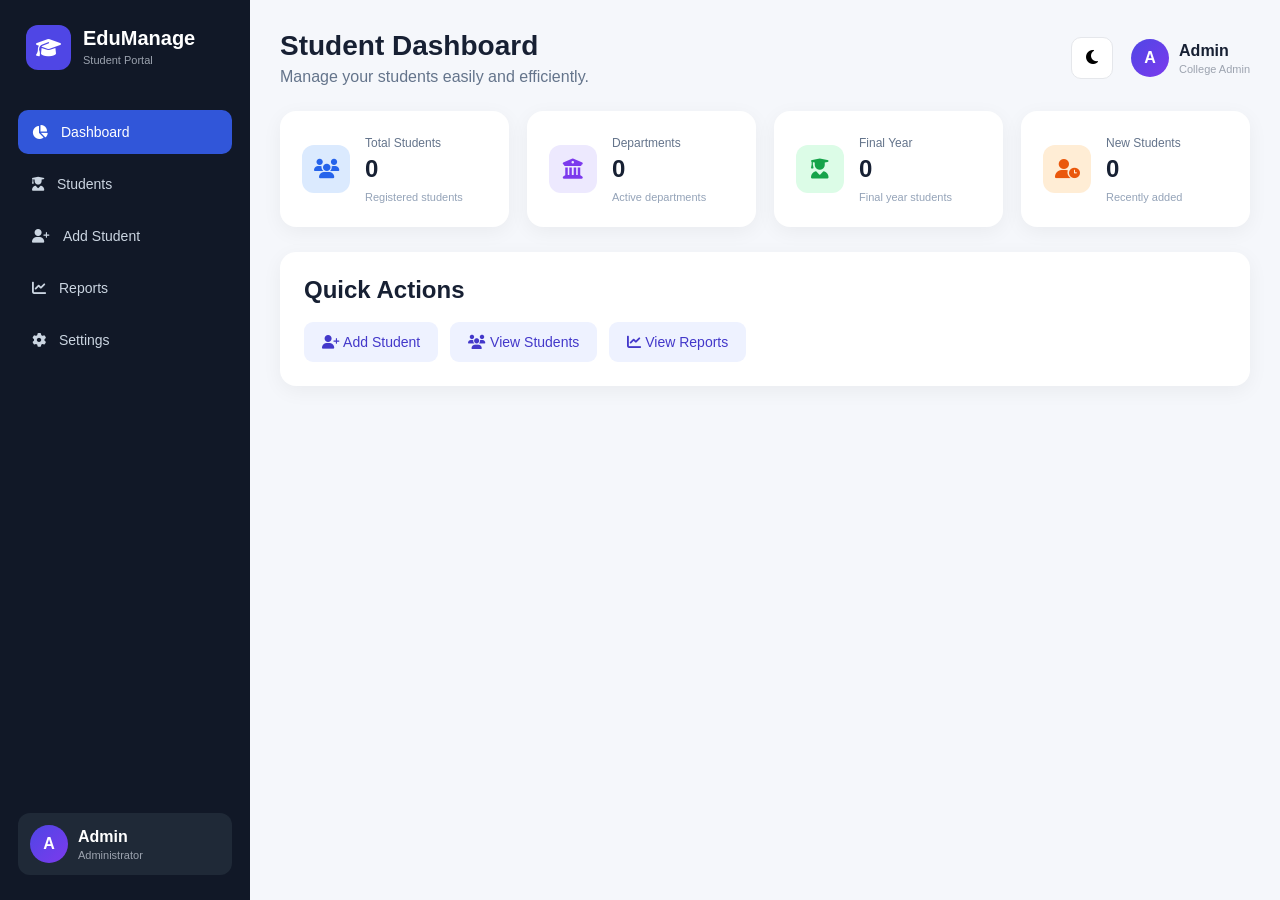
<file: docs/index.html>
<!DOCTYPE html>
<html lang="en">
<head>
<meta charset="UTF-8">
<meta name="viewport" content="width=device-width, initial-scale=1.0">

<title>EduManage - Student Management System</title>

<link rel="stylesheet"
href="https://cdnjs.cloudflare.com/ajax/libs/font-awesome/6.5.2/css/all.min.css">

<style>

/* =========================
   RESET
========================= */

*{
    margin:0;
    padding:0;
    box-sizing:border-box;
    font-family:Arial, sans-serif;
}

body{
    background:#f5f7fb;
    color:#172033;
    display:flex;
    min-height:100vh;
    transition:0.3s;
}


/* =========================
   SIDEBAR
========================= */

.sidebar{
    width:250px;
    height:100vh;
    position:fixed;
    left:0;
    top:0;
    background:#111827;
    color:white;
    padding:25px 18px;
    display:flex;
    flex-direction:column;
}

.logo{
    display:flex;
    align-items:center;
    gap:12px;
    margin-bottom:40px;
    padding-left:8px;
}

.logo-icon{
    width:45px;
    height:45px;
    border-radius:12px;
    background:#4f46e5;
    display:flex;
    align-items:center;
    justify-content:center;
    font-size:20px;
}

.logo-text h2{
    font-size:20px;
}

.logo-text span{
    font-size:11px;
    color:#9ca3af;
}

.sidebar nav{
    display:flex;
    flex-direction:column;
    gap:8px;
}

.side-btn{
    width:100%;
    border:none;
    background:transparent;
    color:#cbd5e1;
    padding:14px;
    border-radius:10px;
    cursor:pointer;
    text-align:left;
    display:flex;
    align-items:center;
    gap:13px;
    font-size:14px;
    transition:0.2s;
}

.side-btn:hover,
.side-btn.active{
    background:#3156d9;
    color:white;
}

.sidebar-bottom{
    margin-top:auto;
}

.admin-box{
    display:flex;
    align-items:center;
    gap:10px;
    background:#1f2937;
    padding:12px;
    border-radius:12px;
}

.admin-avatar,
.profile-avatar{
    width:38px;
    height:38px;
    border-radius:50%;
    background:linear-gradient(135deg,#4f46e5,#7c3aed);
    color:white;
    display:flex;
    align-items:center;
    justify-content:center;
    font-weight:bold;
}

.admin-box small,
.profile small{
    display:block;
    color:#9ca3af;
    font-size:11px;
    margin-top:3px;
}


/* =========================
   MAIN
========================= */

.main{
    margin-left:250px;
    width:calc(100% - 250px);
    padding:30px;
}


/* =========================
   TOP BAR
========================= */

.topbar{
    display:flex;
    justify-content:space-between;
    align-items:center;
    margin-bottom:25px;
}

.topbar h1{
    font-size:28px;
}

.topbar p{
    color:#64748b;
    margin-top:6px;
}

.top-actions{
    display:flex;
    align-items:center;
    gap:18px;
}

.icon-btn{
    width:42px;
    height:42px;
    border:1px solid #e5e7eb;
    background:white;
    border-radius:10px;
    cursor:pointer;
    font-size:16px;
}

.icon-btn:hover{
    background:#eef2ff;
}

.profile{
    display:flex;
    align-items:center;
    gap:10px;
}


/* =========================
   STATISTICS
========================= */

.stats{
    display:grid;
    grid-template-columns:repeat(4,1fr);
    gap:18px;
}

.stat-card{
    background:white;
    border-radius:16px;
    padding:22px;
    display:flex;
    align-items:center;
    gap:15px;
    box-shadow:0 5px 20px rgba(0,0,0,0.05);
}

.stat-icon{
    width:48px;
    height:48px;
    border-radius:12px;
    display:flex;
    align-items:center;
    justify-content:center;
    font-size:20px;
}

.blue{
    background:#dbeafe;
    color:#2563eb;
}

.purple{
    background:#ede9fe;
    color:#7c3aed;
}

.green{
    background:#dcfce7;
    color:#16a34a;
}

.orange{
    background:#ffedd5;
    color:#ea580c;
}

.stat-card span{
    color:#64748b;
    font-size:12px;
}

.stat-card h2{
    margin:4px 0;
}

.stat-card small{
    color:#94a3b8;
    font-size:11px;
}


/* =========================
   CARDS
========================= */

.dashboard-card,
.form-card,
.student-section{
    background:white;
    border-radius:16px;
    padding:24px;
    box-shadow:0 5px 20px rgba(0,0,0,0.05);
    margin-top:25px;
}


/* =========================
   QUICK ACTIONS
========================= */

.quick-actions{
    display:flex;
    gap:12px;
    margin-top:18px;
}

.quick-actions button{
    border:none;
    background:#eef2ff;
    color:#4338ca;
    padding:12px 18px;
    border-radius:9px;
    cursor:pointer;
    font-size:14px;
    transition:0.2s;
}

.quick-actions button:hover{
    background:#4f46e5;
    color:white;
}


/* =========================
   SECTION TITLE
========================= */

.section-title,
.student-header{
    display:flex;
    justify-content:space-between;
    align-items:center;
    margin-bottom:25px;
}

.section-title p,
.student-header p{
    color:#64748b;
    margin-top:6px;
}

.title-icon{
    width:45px;
    height:45px;
    border-radius:12px;
    background:#eef2ff;
    color:#2563eb;
    display:flex;
    justify-content:center;
    align-items:center;
}


/* =========================
   FORM
========================= */

.form-grid{
    display:grid;
    grid-template-columns:1fr 1fr;
    gap:18px;
}

.input-group label{
    display:block;
    font-size:13px;
    font-weight:bold;
    margin-bottom:7px;
}

.input-box{
    display:flex;
    align-items:center;
    border:1px solid #dbe1ea;
    border-radius:9px;
    padding:0 12px;
    background:white;
}

.input-box i{
    color:#94a3b8;
}

.input-box input,
.input-box select{
    width:100%;
    padding:13px 10px;
    border:none;
    outline:none;
    background:transparent;
}

.full{
    grid-column:1/-1;
}

.add-btn{
    width:100%;
    margin-top:20px;
    border:none;
    background:linear-gradient(90deg,#2563eb,#4f46e5);
    color:white;
    padding:14px;
    border-radius:10px;
    cursor:pointer;
    font-size:14px;
    font-weight:bold;
}

.add-btn:hover{
    opacity:0.9;
}


/* =========================
   STUDENT LIST
========================= */

.export-btn{
    border:none;
    background:#eef4ff;
    color:#2563eb;
    padding:12px 16px;
    border-radius:9px;
    cursor:pointer;
}

.export-btn:hover{
    background:#2563eb;
    color:white;
}

.filters{
    display:flex;
    gap:12px;
    margin-bottom:18px;
}

.search-box{
    flex:1;
    border:1px solid #dbe1ea;
    border-radius:9px;
    display:flex;
    align-items:center;
    padding:0 12px;
}

.search-box i{
    color:#94a3b8;
}

.search-box input{
    width:100%;
    padding:13px;
    border:none;
    outline:none;
}

.filters select{
    border:1px solid #dbe1ea;
    border-radius:9px;
    padding:0 15px;
    background:white;
}

.table-container{
    overflow-x:auto;
}

table{
    width:100%;
    border-collapse:collapse;
}

th,
td{
    padding:14px;
    text-align:left;
    border-bottom:1px solid #edf0f4;
    font-size:13px;
}

th{
    color:#64748b;
    background:#f8fafc;
}

.action-btn{
    border:none;
    padding:8px 10px;
    border-radius:7px;
    cursor:pointer;
    margin-right:5px;
}

.edit{
    background:#e0e7ff;
    color:#4338ca;
}

.delete{
    background:#fee2e2;
    color:#dc2626;
}

.action-btn:hover{
    transform:scale(1.05);
}

.empty-state{
    text-align:center;
    padding:50px;
    color:#64748b;
}

.empty-state i{
    font-size:35px;
    margin-bottom:12px;
}


/* =========================
   MODAL
========================= */

.modal{
    display:none;
    position:fixed;
    inset:0;
    background:rgba(0,0,0,0.55);
    z-index:100;
    align-items:center;
    justify-content:center;
}

.modal.show{
    display:flex;
}

.modal-content{
    width:min(600px,92%);
    background:white;
    border-radius:16px;
    padding:25px;
}

.modal-header{
    display:flex;
    justify-content:space-between;
    margin-bottom:20px;
}

.modal-header p{
    color:#64748b;
    margin-top:5px;
}

.close-btn{
    border:none;
    background:#f1f5f9;
    width:38px;
    height:38px;
    border-radius:8px;
    cursor:pointer;
}

.modal-form{
    display:grid;
    grid-template-columns:1fr 1fr;
    gap:15px;
}

.modal-form input,
.modal-form select{
    width:100%;
    padding:12px;
    border:1px solid #dbe1ea;
    border-radius:8px;
    outline:none;
}

.modal-actions{
    display:flex;
    justify-content:flex-end;
    gap:10px;
    margin-top:20px;
}

.cancel-btn,
.save-btn{
    border:none;
    padding:12px 18px;
    border-radius:8px;
    cursor:pointer;
}

.cancel-btn{
    background:#e5e7eb;
}

.save-btn{
    background:#4f46e5;
    color:white;
}


/* =========================
   TOAST
========================= */

.toast{
    position:fixed;
    right:25px;
    bottom:25px;
    background:#111827;
    color:white;
    padding:14px 20px;
    border-radius:10px;
    display:none;
    z-index:200;
}

.toast.show{
    display:block;
}


/* =========================
   DARK MODE
========================= */

body.dark{
    background:#0f172a;
    color:#e5e7eb;
}

body.dark .dashboard-card,
body.dark .form-card,
body.dark .student-section,
body.dark .stat-card,
body.dark .modal-content,
body.dark .icon-btn{
    background:#1e293b;
    color:#e5e7eb;
}

body.dark .topbar p,
body.dark .section-title p,
body.dark .student-header p,
body.dark .stat-card span,
body.dark .stat-card small{
    color:#94a3b8;
}

body.dark .input-box,
body.dark .search-box,
body.dark .filters select,
body.dark .input-box input,
body.dark .input-box select{
    background:#1e293b;
    color:white;
}

body.dark .input-box{
    border-color:#475569;
}

body.dark .filters select{
    border-color:#475569;
}

body.dark th{
    background:#334155;
    color:#cbd5e1;
}

body.dark td{
    border-color:#334155;
}

body.dark .search-box{
    border-color:#475569;
}

body.dark .search-box input{
    background:#1e293b;
    color:white;
}


/* =========================
   RESPONSIVE
========================= */

@media(max-width:1000px){

    .stats{
        grid-template-columns:1fr 1fr;
    }

}

@media(max-width:700px){

    .sidebar{
        width:70px;
        padding:20px 10px;
    }

    .logo-text,
    .side-btn span,
    .admin-box > div:not(.admin-avatar){
        display:none;
    }

    .main{
        margin-left:70px;
        width:calc(100% - 70px);
        padding:18px;
    }

    .stats{
        grid-template-columns:1fr;
    }

    .form-grid,
    .modal-form{
        grid-template-columns:1fr;
    }

    .full{
        grid-column:auto;
    }

    .filters{
        flex-direction:column;
    }

    .quick-actions{
        flex-wrap:wrap;
    }

}

</style>
</head>


<body>


<!-- =====================================================
     SIDEBAR
===================================================== -->

<aside class="sidebar">

    <div class="logo">

        <div class="logo-icon">
            <i class="fa-solid fa-graduation-cap"></i>
        </div>

        <div class="logo-text">
            <h2>EduManage</h2>
            <span>Student Portal</span>
        </div>

    </div>


    <nav>

        <button class="side-btn active"
                onclick="goToSection('dashboard',this)">

            <i class="fa-solid fa-chart-pie"></i>

            <span>Dashboard</span>

        </button>


        <button class="side-btn"
                onclick="goToSection('students',this)">

            <i class="fa-solid fa-user-graduate"></i>

            <span>Students</span>

        </button>


        <button class="side-btn"
                onclick="goToSection('addStudent',this)">

            <i class="fa-solid fa-user-plus"></i>

            <span>Add Student</span>

        </button>


        <button class="side-btn"
                onclick="showReports()">

            <i class="fa-solid fa-chart-line"></i>

            <span>Reports</span>

        </button>


        <button class="side-btn"
                onclick="showSettings()">

            <i class="fa-solid fa-gear"></i>

            <span>Settings</span>

        </button>

    </nav>


    <div class="sidebar-bottom">

        <div class="admin-box">

            <div class="admin-avatar">
                A
            </div>

            <div>
                <strong id="adminName">
                    Admin
                </strong>

                <small>
                    Administrator
                </small>
            </div>

        </div>

    </div>

</aside>



<!-- =====================================================
     MAIN
===================================================== -->

<main class="main">


<!-- =====================================================
     DASHBOARD
===================================================== -->

<section id="dashboard">

    <header class="topbar">

        <div>

            <h1>
                Student Dashboard
            </h1>

            <p>
                Manage your students easily and efficiently.
            </p>

        </div>


        <div class="top-actions">

            <button class="icon-btn"
                    onclick="toggleDarkMode()"
                    title="Dark Mode">

                <i class="fa-solid fa-moon"></i>

            </button>


            <div class="profile">

                <div class="profile-avatar">
                    A
                </div>

                <div>

                    <strong id="profileName">
                        Admin
                    </strong>

                    <small>
                        College Admin
                    </small>

                </div>

            </div>

        </div>

    </header>



    <!-- STATISTICS -->

    <section class="stats">

        <div class="stat-card">

            <div class="stat-icon blue">
                <i class="fa-solid fa-users"></i>
            </div>

            <div>

                <span>Total Students</span>

                <h2 id="totalStudents">
                    0
                </h2>

                <small>
                    Registered students
                </small>

            </div>

        </div>


        <div class="stat-card">

            <div class="stat-icon purple">
                <i class="fa-solid fa-building-columns"></i>
            </div>

            <div>

                <span>Departments</span>

                <h2 id="totalDepartments">
                    0
                </h2>

                <small>
                    Active departments
                </small>

            </div>

        </div>


        <div class="stat-card">

            <div class="stat-icon green">
                <i class="fa-solid fa-user-graduate"></i>
            </div>

            <div>

                <span>Final Year</span>

                <h2 id="finalYear">
                    0
                </h2>

                <small>
                    Final year students
                </small>

            </div>

        </div>


        <div class="stat-card">

            <div class="stat-icon orange">
                <i class="fa-solid fa-user-clock"></i>
            </div>

            <div>

                <span>New Students</span>

                <h2 id="newStudents">
                    0
                </h2>

                <small>
                    Recently added
                </small>

            </div>

        </div>

    </section>



    <!-- QUICK ACTIONS -->

    <div class="dashboard-card">

        <h2>
            Quick Actions
        </h2>

        <div class="quick-actions">

            <button onclick="openAddStudent()">
                <i class="fa-solid fa-user-plus"></i>
                Add Student
            </button>

            <button onclick="openStudents()">
                <i class="fa-solid fa-users"></i>
                View Students
            </button>

            <button onclick="showReports()">
                <i class="fa-solid fa-chart-line"></i>
                View Reports
            </button>

        </div>

    </div>

</section>



<!-- =====================================================
     ADD STUDENT
===================================================== -->

<section class="form-card"
         id="addStudent"
         style="display:none;">

    <div class="section-title">

        <div>

            <h2>
                Add New Student
            </h2>

            <p>
                Enter student information below
            </p>

        </div>

        <div class="title-icon">

            <i class="fa-solid fa-user-plus"></i>

        </div>

    </div>


    <form id="studentForm">

        <div class="form-grid">


            <div class="input-group">

                <label>
                    Student Name
                </label>

                <div class="input-box">

                    <i class="fa-solid fa-user"></i>

                    <input
                        type="text"
                        id="name"
                        placeholder="Enter student name"
                        required
                    >

                </div>

            </div>



            <div class="input-group">

                <label>
                    Register Number
                </label>

                <div class="input-box">

                    <i class="fa-solid fa-id-card"></i>

                    <input
                        type="text"
                        id="regno"
                        placeholder="Enter register number"
                        required
                    >

                </div>

            </div>



            <div class="input-group">

                <label>
                    Department
                </label>

                <div class="input-box">

                    <i class="fa-solid fa-building"></i>

                    <select id="department" required>

                        <option value="">
                            Select Department
                        </option>

                        <option>B.Com CA</option>
                        <option>B.Com</option>
                        <option>BBA</option>
                        <option>BCA</option>
                        <option>B.Sc CS</option>
                        <option>B.Sc IT</option>

                    </select>

                </div>

            </div>



            <div class="input-group">

                <label>
                    Year
                </label>

                <div class="input-box">

                    <i class="fa-solid fa-calendar"></i>

                    <select id="year" required>

                        <option value="">
                            Select Year
                        </option>

                        <option>1st Year</option>
                        <option>2nd Year</option>
                        <option>3rd Year</option>

                    </select>

                </div>

            </div>



            <div class="input-group full">

                <label>
                    Email Address
                </label>

                <div class="input-box">

                    <i class="fa-solid fa-envelope"></i>

                    <input
                        type="email"
                        id="email"
                        placeholder="student@gmail.com"
                        required
                    >

                </div>

            </div>

        </div>


        <button class="add-btn"
                type="submit">

            <i class="fa-solid fa-plus"></i>

            Add Student

        </button>

    </form>

</section>



<!-- =====================================================
     STUDENTS
===================================================== -->

<section class="student-section"
         id="students"
         style="display:none;">

    <div class="student-header">

        <div>

            <h2>
                Student List
            </h2>

            <p>
                View and manage all registered students
            </p>

        </div>


        <button class="export-btn"
                onclick="exportCSV()">

            <i class="fa-solid fa-download"></i>

            Export CSV

        </button>

    </div>



    <div class="filters">

        <div class="search-box">

            <i class="fa-solid fa-magnifying-glass"></i>

            <input
                id="search"
                type="text"
                placeholder="Search by name, register number or email..."
            >

        </div>


        <select id="departmentFilter">

            <option value="all">
                All Departments
            </option>

            <option>B.Com CA</option>
            <option>B.Com</option>
            <option>BBA</option>
            <option>BCA</option>
            <option>B.Sc CS</option>
            <option>B.Sc IT</option>

        </select>


        <select id="yearFilter">

            <option value="all">
                All Years
            </option>

            <option>1st Year</option>
            <option>2nd Year</option>
            <option>3rd Year</option>

        </select>

    </div>



    <div class="table-container">

        <table>

            <thead>

                <tr>

                    <th>Student</th>
                    <th>Register No</th>
                    <th>Department</th>
                    <th>Year</th>
                    <th>Email</th>
                    <th>Action</th>

                </tr>

            </thead>

            <tbody id="studentTable">
            </tbody>

        </table>


        <div class="empty-state"
             id="emptyState">

            <i class="fa-solid fa-user-slash"></i>

            <h3>
                No Students Found
            </h3>

            <p>
                Add a student to start managing your records.
            </p>

        </div>

    </div>

</section>

</main>



<!-- =====================================================
     EDIT MODAL
===================================================== -->

<div class="modal"
     id="editModal">

    <div class="modal-content">

        <div class="modal-header">

            <div>

                <h2>
                    Update Student
                </h2>

                <p>
                    Edit student information
                </p>

            </div>

            <button class="close-btn"
                    onclick="closeModal()">

                <i class="fa-solid fa-xmark"></i>

            </button>

        </div>


        <input type="hidden"
               id="editId">


        <div class="modal-form">

            <div class="input-group">

                <label>
                    Student Name
                </label>

                <input id="editName"
                       type="text">

            </div>


            <div class="input-group">

                <label>
                    Register Number
                </label>

                <input id="editRegno"
                       type="text">

            </div>


            <div class="input-group">

                <label>
                    Department
                </label>

                <select id="editDepartment">

                    <option>B.Com CA</option>
                    <option>B.Com</option>
                    <option>BBA</option>
                    <option>BCA</option>
                    <option>B.Sc CS</option>
                    <option>B.Sc IT</option>

                </select>

            </div>


            <div class="input-group">

                <label>
                    Year
                </label>

                <select id="editYear">

                    <option>1st Year</option>
                    <option>2nd Year</option>
                    <option>3rd Year</option>

                </select>

            </div>


            <div class="input-group full">

                <label>
                    Email Address
                </label>

                <input id="editEmail"
                       type="email">

            </div>

        </div>


        <div class="modal-actions">

            <button class="cancel-btn"
                    onclick="closeModal()">

                Cancel

            </button>

            <button class="save-btn"
                    onclick="updateStudent()">

                Save Changes

            </button>

        </div>

    </div>

</div>



<!-- TOAST -->

<div class="toast"
     id="toast">
</div>



<!-- =====================================================
     JAVASCRIPT
===================================================== -->

<script>

let students =
    JSON.parse(
        localStorage.getItem("edumanage_students")
        || "[]"
    );


/* =========================
   HELPER
========================= */

function $(id){

    return document.getElementById(id);

}


/* =========================
   SAVE DATA
========================= */

function saveData(){

    localStorage.setItem(
        "edumanage_students",
        JSON.stringify(students)
    );

    renderStudents();

}


/* =========================
   TOAST
========================= */

function showToast(message){

    const toast = $("toast");

    toast.textContent = message;

    toast.classList.add("show");

    setTimeout(function(){

        toast.classList.remove("show");

    },2500);

}


/* =========================
   NAVIGATION
========================= */

function goToSection(sectionId,button){

    document
        .querySelectorAll(".main section");

    const sections =
        document.querySelectorAll(
            ".main section"
        );

    sections.forEach(function(section){

        section.style.display = "none";

    });


    $(sectionId).style.display = "block";


    document
        .querySelectorAll(".side-btn")
        .forEach(function(btn){

            btn.classList.remove("active");

        });


    if(button){

        button.classList.add("active");

    }

    window.scrollTo({
        top:0,
        behavior:"smooth"
    });

}


function openAddStudent(){

    goToSection(
        "addStudent",
        document.querySelectorAll(".side-btn")[2]
    );

}


function openStudents(){

    goToSection(
        "students",
        document.querySelectorAll(".side-btn")[1]
    );

}


/* =========================
   ADD STUDENT
========================= */

$("studentForm").addEventListener(
    "submit",
    function(event){

        event.preventDefault();


        const name =
            $("name").value.trim();

        const regno =
            $("regno").value.trim();

        const department =
            $("department").value;

        const year =
            $("year").value;

        const email =
            $("email").value.trim();


        if(!name ||
           !regno ||
           !department ||
           !year ||
           !email){

            showToast(
                "Please fill all fields"
            );

            return;

        }


        const duplicate =
            students.some(function(student){

                return student.regno.toLowerCase()
                    === regno.toLowerCase();

            });


        if(duplicate){

            showToast(
                "Register number already exists"
            );

            return;

        }


        const newStudent = {

            id:Date.now(),

            name:name,

            regno:regno,

            department:department,

            year:year,

            email:email,

            createdAt:new Date().toISOString()

        };


        students.push(newStudent);

        saveData();


        $("studentForm").reset();


        showToast(
            "Student added successfully!"
        );


        openStudents();

    }
);


/* =========================
   RENDER STUDENTS
========================= */

function renderStudents(){

    const search =
        $("search").value
        .toLowerCase()
        .trim();


    const department =
        $("departmentFilter").value;


    const year =
        $("yearFilter").value;


    const filtered =
        students.filter(function(student){

            const text =
                (
                    student.name +
                    " " +
                    student.regno +
                    " " +
                    student.email
                ).toLowerCase();


            const searchMatch =
                text.includes(search);


            const departmentMatch =
                department === "all"
                ||
                student.department === department;


            const yearMatch =
                year === "all"
                ||
                student.year === year;


            return (
                searchMatch &&
                departmentMatch &&
                yearMatch
            );

        });


    const table =
        $("studentTable");


    table.innerHTML = "";


    filtered.forEach(function(student){

        const row =
            document.createElement("tr");


        row.innerHTML = `

            <td>
                <strong>
                    ${escapeHTML(student.name)}
                </strong>
            </td>

            <td>
                ${escapeHTML(student.regno)}
            </td>

            <td>
                ${escapeHTML(student.department)}
            </td>

            <td>
                ${escapeHTML(student.year)}
            </td>

            <td>
                ${escapeHTML(student.email)}
            </td>

            <td>

                <button
                    class="action-btn edit"
                    onclick="editStudent(${student.id})">

                    <i class="fa-solid fa-pen"></i>

                </button>


                <button
                    class="action-btn delete"
                    onclick="deleteStudent(${student.id})">

                    <i class="fa-solid fa-trash"></i>

                </button>

            </td>

        `;


        table.appendChild(row);

    });


    if(filtered.length === 0){

        $("emptyState").style.display =
            "block";

    }else{

        $("emptyState").style.display =
            "none";

    }


    updateDashboard();

}


/* =========================
   ESCAPE HTML
========================= */

function escapeHTML(value){

    return String(value)
        .replace(/&/g,"&amp;")
        .replace(/</g,"&lt;")
        .replace(/>/g,"&gt;")
        .replace(/"/g,"&quot;")
        .replace(/'/g,"&#039;");

}


/* =========================
   DASHBOARD
========================= */

function updateDashboard(){

    $("totalStudents").textContent =
        students.length;


    const departments =
        new Set(
            students.map(function(student){

                return student.department;

            })
        );


    $("totalDepartments").textContent =
        departments.size;


    $("finalYear").textContent =
        students.filter(function(student){

            return student.year === "3rd Year";

        }).length;


    const sevenDays =
        Date.now()
        -
        (7 * 24 * 60 * 60 * 1000);


    $("newStudents").textContent =
        students.filter(function(student){

            return (
                new Date(student.createdAt).getTime()
                >= sevenDays
            );

        }).length;

}


/* =========================
   EDIT STUDENT
========================= */

function editStudent(id){

    const student =
        students.find(function(item){

            return item.id === id;

        });


    if(!student){

        return;

    }


    $("editId").value =
        student.id;

    $("editName").value =
        student.name;

    $("editRegno").value =
        student.regno;

    $("editDepartment").value =
        student.department;

    $("editYear").value =
        student.year;

    $("editEmail").value =
        student.email;


    $("editModal")
        .classList.add("show");

}


/* =========================
   CLOSE MODAL
========================= */

function closeModal(){

    $("editModal")
        .classList.remove("show");

}


/* =========================
   UPDATE STUDENT
========================= */

function updateStudent(){

    const id =
        Number($("editId").value);


    const student =
        students.find(function(item){

            return item.id === id;

        });


    if(!student){

        return;

    }


    const newRegno =
        $("editRegno")
        .value
        .trim();


    const duplicate =
        students.some(function(item){

            return (
                item.id !== id &&
                item.regno.toLowerCase()
                === newRegno.toLowerCase()
            );

        });


    if(duplicate){

        showToast(
            "Register number already exists"
        );

        return;

    }


    student.name =
        $("editName").value.trim();

    student.regno =
        newRegno;

    student.department =
        $("editDepartment").value;

    student.year =
        $("editYear").value;

    student.email =
        $("editEmail").value.trim();


    saveData();

    closeModal();


    showToast(
        "Student updated successfully!"
    );

}


/* =========================
   DELETE
========================= */

function deleteStudent(id){

    const student =
        students.find(function(item){

            return item.id === id;

        });


    if(!student){

        return;

    }


    const confirmation =
        confirm(
            "Are you sure you want to delete "
            + student.name
            + "?"
        );


    if(!confirmation){

        return;

    }


    students =
        students.filter(function(item){

            return item.id !== id;

        });


    saveData();


    showToast(
        "Student deleted successfully!"
    );

}


/* =========================
   SEARCH
========================= */

$("search").addEventListener(
    "input",
    renderStudents
);


$("departmentFilter").addEventListener(
    "change",
    renderStudents
);


$("yearFilter").addEventListener(
    "change",
    renderStudents
);


/* =========================
   EXPORT CSV
========================= */

function exportCSV(){

    if(students.length === 0){

        showToast(
            "No students available to export"
        );

        return;

    }


    const rows = [

        [
            "Student Name",
            "Register Number",
            "Department",
            "Year",
            "Email"
        ]

    ];


    students.forEach(function(student){

        rows.push([

            student.name,
            student.regno,
            student.department,
            student.year,
            student.email

        ]);

    });


    const csv =
        rows.map(function(row){

            return row.map(function(value){

                return '"' +
                    String(value)
                    .replace(/"/g,'""')
                    +
                    '"';

            }).join(",");

        }).join("\n");


    const blob =
        new Blob(
            [csv],
            {type:"text/csv"}
        );


    const url =
        URL.createObjectURL(blob);


    const link =
        document.createElement("a");


    link.href = url;

    link.download =
        "EduManage_Students.csv";


    document.body.appendChild(link);

    link.click();

    document.body.removeChild(link);


    URL.revokeObjectURL(url);


    showToast(
        "CSV exported successfully!"
    );

}


/* =========================
   DARK MODE
========================= */

function toggleDarkMode(){

    document.body.classList.toggle(
        "dark"
    );


    const isDark =
        document.body.classList.contains(
            "dark"
        );


    localStorage.setItem(
        "edumanage_dark",
        isDark
    );

}


/* =========================
   REPORTS
========================= */

function showReports(){

    if(students.length === 0){

        alert(
            "STUDENT REPORT\n\n" +
            "No students available."
        );

        return;

    }


    const departments = {};


    students.forEach(function(student){

        if(!departments[student.department]){

            departments[student.department] = 0;

        }

        departments[student.department]++;

    });


    let report =
        "EDUMANAGE STUDENT REPORT\n\n";


    report +=
        "Total Students : "
        + students.length
        + "\n";


    report +=
        "Departments : "
        + Object.keys(departments).length
        + "\n\n";


    report +=
        "DEPARTMENT-WISE COUNT\n";


    Object.keys(departments)
        .forEach(function(department){

            report +=
                department +
                " : " +
                departments[department] +
                "\n";

        });


    alert(report);

}


/* =========================
   SETTINGS
========================= */

function showSettings(){

    const currentName =
        localStorage.getItem(
            "edumanage_admin"
        )
        || "Admin";


    const newName =
        prompt(
            "Enter Administrator Name:",
            currentName
        );


    if(
        newName !== null &&
        newName.trim() !== ""
    ){

        const name =
            newName.trim();


        localStorage.setItem(
            "edumanage_admin",
            name
        );


        $("adminName")
            .textContent = name;


        $("profileName")
            .textContent = name;


        showToast(
            "Settings updated!"
        );

    }

}


/* =========================
   CLOSE MODAL OUTSIDE
========================= */

$("editModal").addEventListener(
    "click",
    function(event){

        if(
            event.target ===
            $("editModal")
        ){

            closeModal();

        }

    }
);


/* =========================
   LOAD SAVED SETTINGS
========================= */

if(
    localStorage.getItem(
        "edumanage_dark"
    ) === "true"
){

    document.body.classList.add(
        "dark"
    );

}


const savedAdmin =
    localStorage.getItem(
        "edumanage_admin"
    );


if(savedAdmin){

    $("adminName")
        .textContent = savedAdmin;

    $("profileName")
        .textContent = savedAdmin;

}


/* =========================
   INITIAL LOAD
========================= */

renderStudents();

</script>

</body>
</html>
</file>
